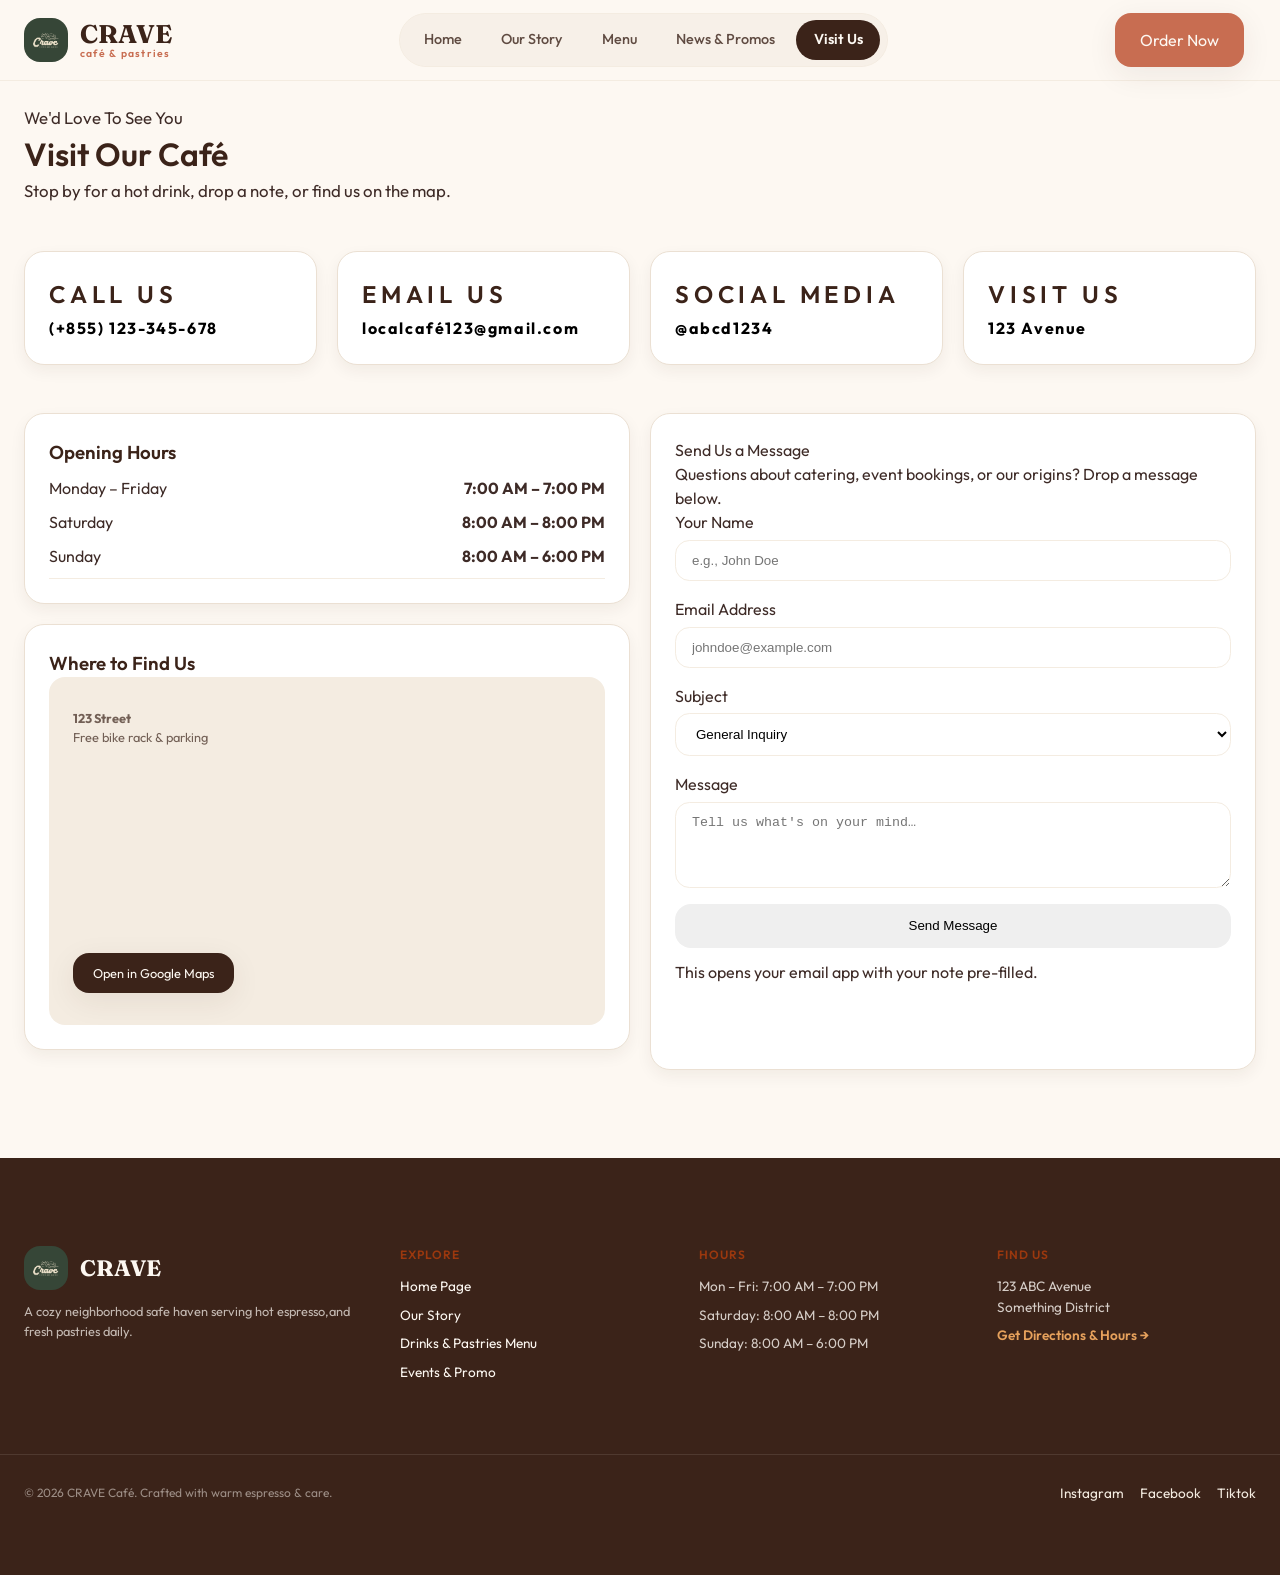
<file: contact.html>
<!DOCTYPE html>
<html lang="en">
  <head>
    <meta charset="utf-8">
    <meta name="viewport" content="width=device-width, initial-scale=1.0">
    <title>Café</title>
    <link rel="preconnect" href="https://fonts.googleapis.com">
    <link rel="preconnect" href="https://fonts.gstatic.com" crossorigin>
    <link href="https://fonts.googleapis.com/css2?family=Fraunces:ital,wght@0,600;0,700;0,900;1,600&family=Lora:ital,wght@0,400;0,500;0,600;1,400&family=Outfit:wght@300;400;500;600;700&display=swap" rel="stylesheet">
    <link rel="stylesheet" href="/css/style.css">
    <link rel="icon" type="image/x-icon" href="assets/favicon.ico">
  </head>

  <body>
      <header>
          <div class="site-header">
              <div class="wrap header-inner">
                  <a href="index.html" class="logo">
                      <span class="logo-mark">
                          <img src="assets/cafe_logo.png" alt="CRAVE Logo">
                      </span>
                      <span class="logo-text">
                          <span class="logo-name">CRAVE</span>
                          <span class="logo-subtitle">Café &amp; Pastries</span>
                      </span>
                  </a>

              <nav class="nav-desktop" aria-label="Primary">
                  <a href="index.html" >Home</a>
                  <a href="about.html">Our Story</a>
                  <a href="menu.html" >Menu</a>
                  <a href="news.html">News &amp; Promos</a>
                  <a href="contact.html" class="active">Visit Us</a>
              </nav>

              <div class="header-actions">
                  <a href="order.html" class="btn btn-filled order-btn-desktop">Order Now</a>
                  <label for="nav-toggle" class="hamburger" aria-label="Toggle menu">
                  </label>
              </div>
              </nav>
          </div>   
              
      </header>


      <main>
        <section>
          <div class="wrap contacts-section-head">
            <p class="eyebrow">We'd Love To See You</p>
            <h1>Visit Our Café</h1>
            <p>Stop by for a hot drink, drop a note, or find us on the map.</p>
          </div>
        </section>
      
        <section>
          <div class=" wrap contacts-card">
            <div class="inside-contacts-cards">
              <h3>Call Us</h3>
              <p>(+855) 123-345-678</p>
            </div>
            <div class="inside-contacts-cards">
              <h3>Email Us</h3>
              <p>localcafé123@gmail.com</p>
            </div>
            <div class="inside-contacts-cards">
              <h3>Social Media</h3>
              <p>@abcd1234</p>
            </div>
            <div class="inside-contacts-cards">
              <h3>Visit us</h3>
              <p>123 Avenue</p>
            </div>
          </div>

          <div class="wrap contacts-grid">
            <div class="contacts-first-grid">
              <div class="inside-contacts-cards">
                <h3>Opening Hours</h3>
                <div class="cards-stuff">
                  <div class="contacts-card-info">
                    <p>Monday – Friday</p>
                    <p><strong>7:00 AM – 7:00 PM</strong></p>
                    </div>
                  <div class="contacts-card-info">
                    <p>Saturday</p>
                    <p><strong>8:00 AM – 8:00 PM</strong></p>
                  </div>
                  <div class="contacts-card-info">
                    <p>Sunday</p>
                    <p><strong>8:00 AM – 6:00 PM</strong></p>
                  </div>
                </div>
              </div>
      
              <div class="inside-contacts-cards">
                <h3>Where to Find Us</h3>
                <div class="map">
                  <p style="font-weight:700;">123 Street</p>
                  <p class="promo-contact"> Free bike rack &amp; parking</p>
                  <iframe src="https://www.google.com/maps/embed?pb=!1m18!1m12!1m3!1d3908.103088901282!2d104.89836541140325!3d11.616000088540755!2m3!1f0!2f0!3f0!3m2!1i1024!2i768!4f13.1!3m3!1m2!1s0x31095177ee61fd7d%3A0xa66cfdf83a58b2ae!2sAmerican%20University%20of%20Phnom%20Penh!5e0!3m2!1sen!2skh!4v1795460244455!5m2!1sen!2skh" width="500" height="200" style="border:0;" allowfullscreen="" loading="lazy" referrerpolicy="strict-origin-when-cross-origin"></iframe>
                  <a href="https://maps.google.com/?q=482+Willowbrook+Avenue" target="_blank" rel="noopener noreferrer" class="btn btn-primary mt-2" style="padding:.6rem 1.2rem;font-size:.8rem;">Open in Google Maps</a>
                </div>
              </div>
      
            </div>
      
            <div class="inside-contacts-cards">
              <h2">Send Us a Message</h2>
              <p>Questions about catering, event bookings, or our origins? Drop a message below.</p>
      
              <form action="mailto:hello@thevelvetoat.example" method="post" enctype="text/plain">
                <div class="field">
                  <label for="c-name">Your Name</label>
                  <input id="c-name" type="text" name="name" required placeholder="e.g., John Doe">
                </div>
                <div class="field">
                  <label for="c-email">Email Address</label>
                  <input id="c-email" type="email" name="email" required placeholder="johndoe@example.com">
                </div>
                <div class="field">
                  <label for="c-subject">Subject</label>
                  <select id="c-subject" name="subject">
                    <option>General Inquiry</option>
                    <option>Private Event/Bookings</option>
                    <option>Catering Request</option>
                    <option>Feedback</option>
                  </select>
                </div>

                <div class="field">
                  <label for="c-message">Message</label>
                  <textarea id="c-message" name="message" rows="4" required placeholder="Tell us what's on your mind…"></textarea>
                </div>
                <button type="submit" class="btn btn-accent btn-block">Send Message</button>
                <p class="form-note">This opens your email app with your note pre-filled.</p>
              </form>
            </div>
      
          </div>
        </section>
      </main>

        <!--footer sections-->
        <footer class="site-footer"> 
          <div class="wrap footer-grid">
            <div class="footer-brand">
              <div class="logo">
                  <a href="index.html" class="logo">
                      <span class="logo-mark">
                          <img src="assets/cafe_logo.png" alt="CRAVE Logo">
                      </span>
                      <span class="logo-text-footer">
                          <span class="logo-name-footer">CRAVE</span>
                      </span>
                  </a>
              </div>
              <p>A cozy neighborhood safe haven serving hot espresso,and fresh pastries daily.</p>
            </div>
            <div>
              <h4>Explore</h4>
              <ul>
                <li><a href="index.html">Home Page</a></li>
                <li><a href="about.html">Our Story</a></li>
                <li><a href="menu.html">Drinks &amp; Pastries Menu</a></li>
                <li><a href="news.html">Events &amp; Promo</a></li>
              </ul>
            </div>
            <div>
              <h4>Hours</h4>
              <ul>
                <li>Mon – Fri: 7:00 AM – 7:00 PM</li>
                <li>Saturday: 8:00 AM – 8:00 PM</li>
                <li>Sunday: 8:00 AM – 6:00 PM</li>
              </ul>
            </div>
            <div>
              <h4>Find Us</h4>
              <ul>
                <li> 123 ABC Avenue<br>Something District</li>
                <li><a href="contact.html" class="footer-link-accent">Get Directions &amp; Hours →</a></li>
              </ul>
            </div>
          </div>
          <div class="wrap footer-bottom">
            <p>© 2026 CRAVE Café. Crafted with warm espresso &amp; care.</p>
            <div class="social-media">
              <a href="">Instagram</a>
              <a href="">Facebook</a>
              <a href="">Tiktok</a>
            </div>
          </div>
        </footer>
          
    </body>
</html>
</file>
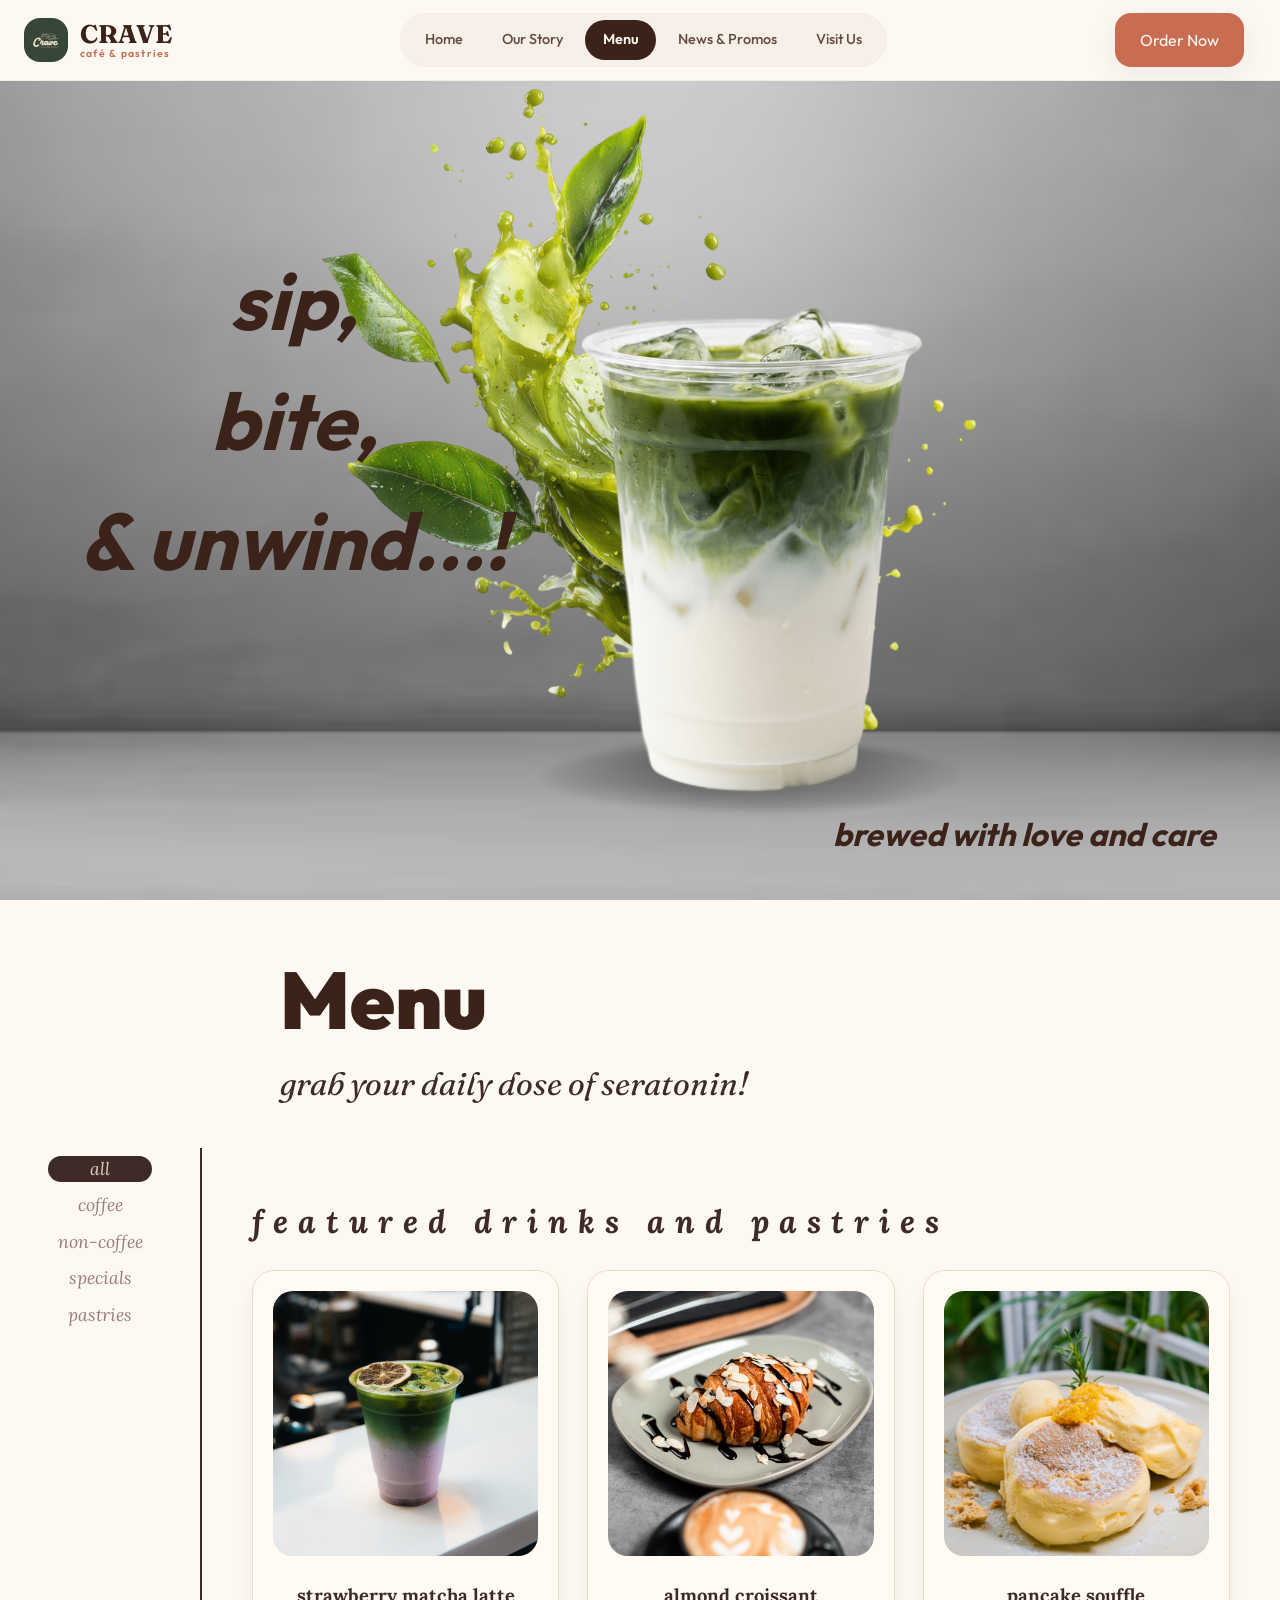
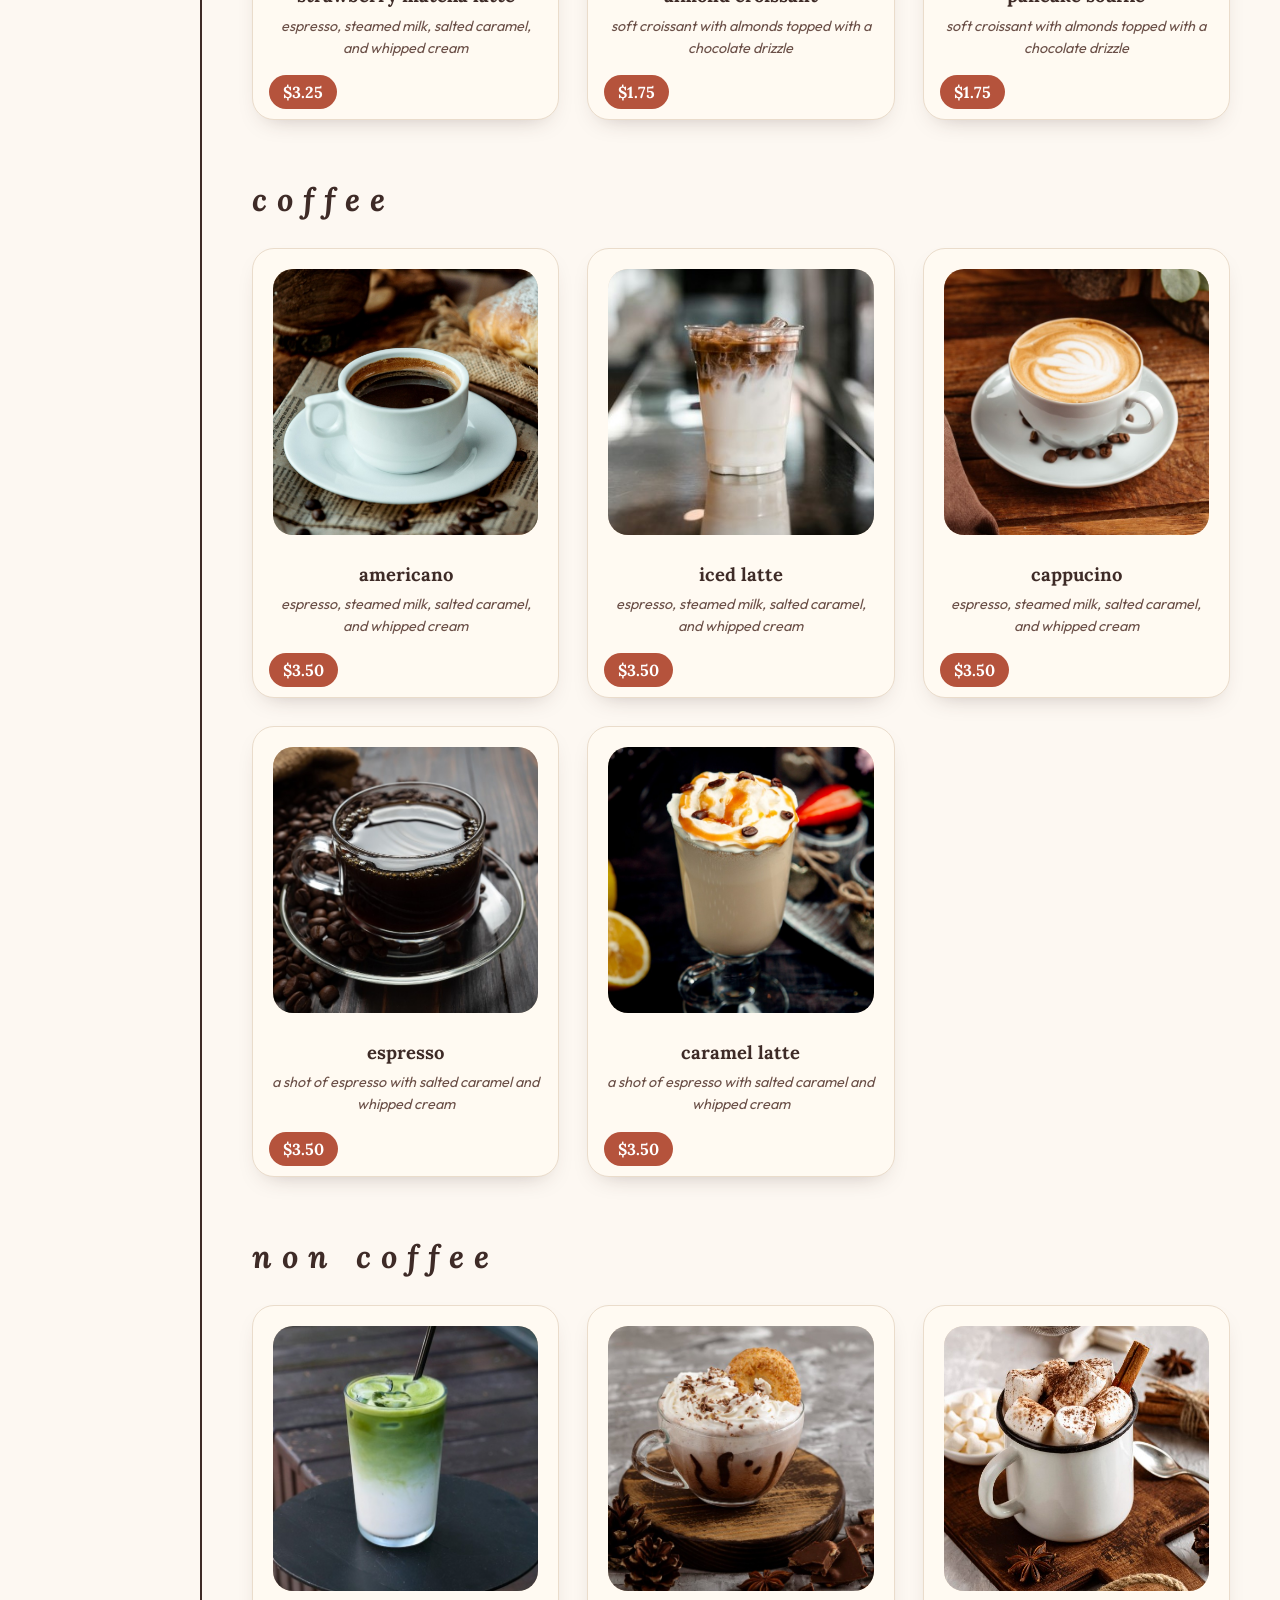
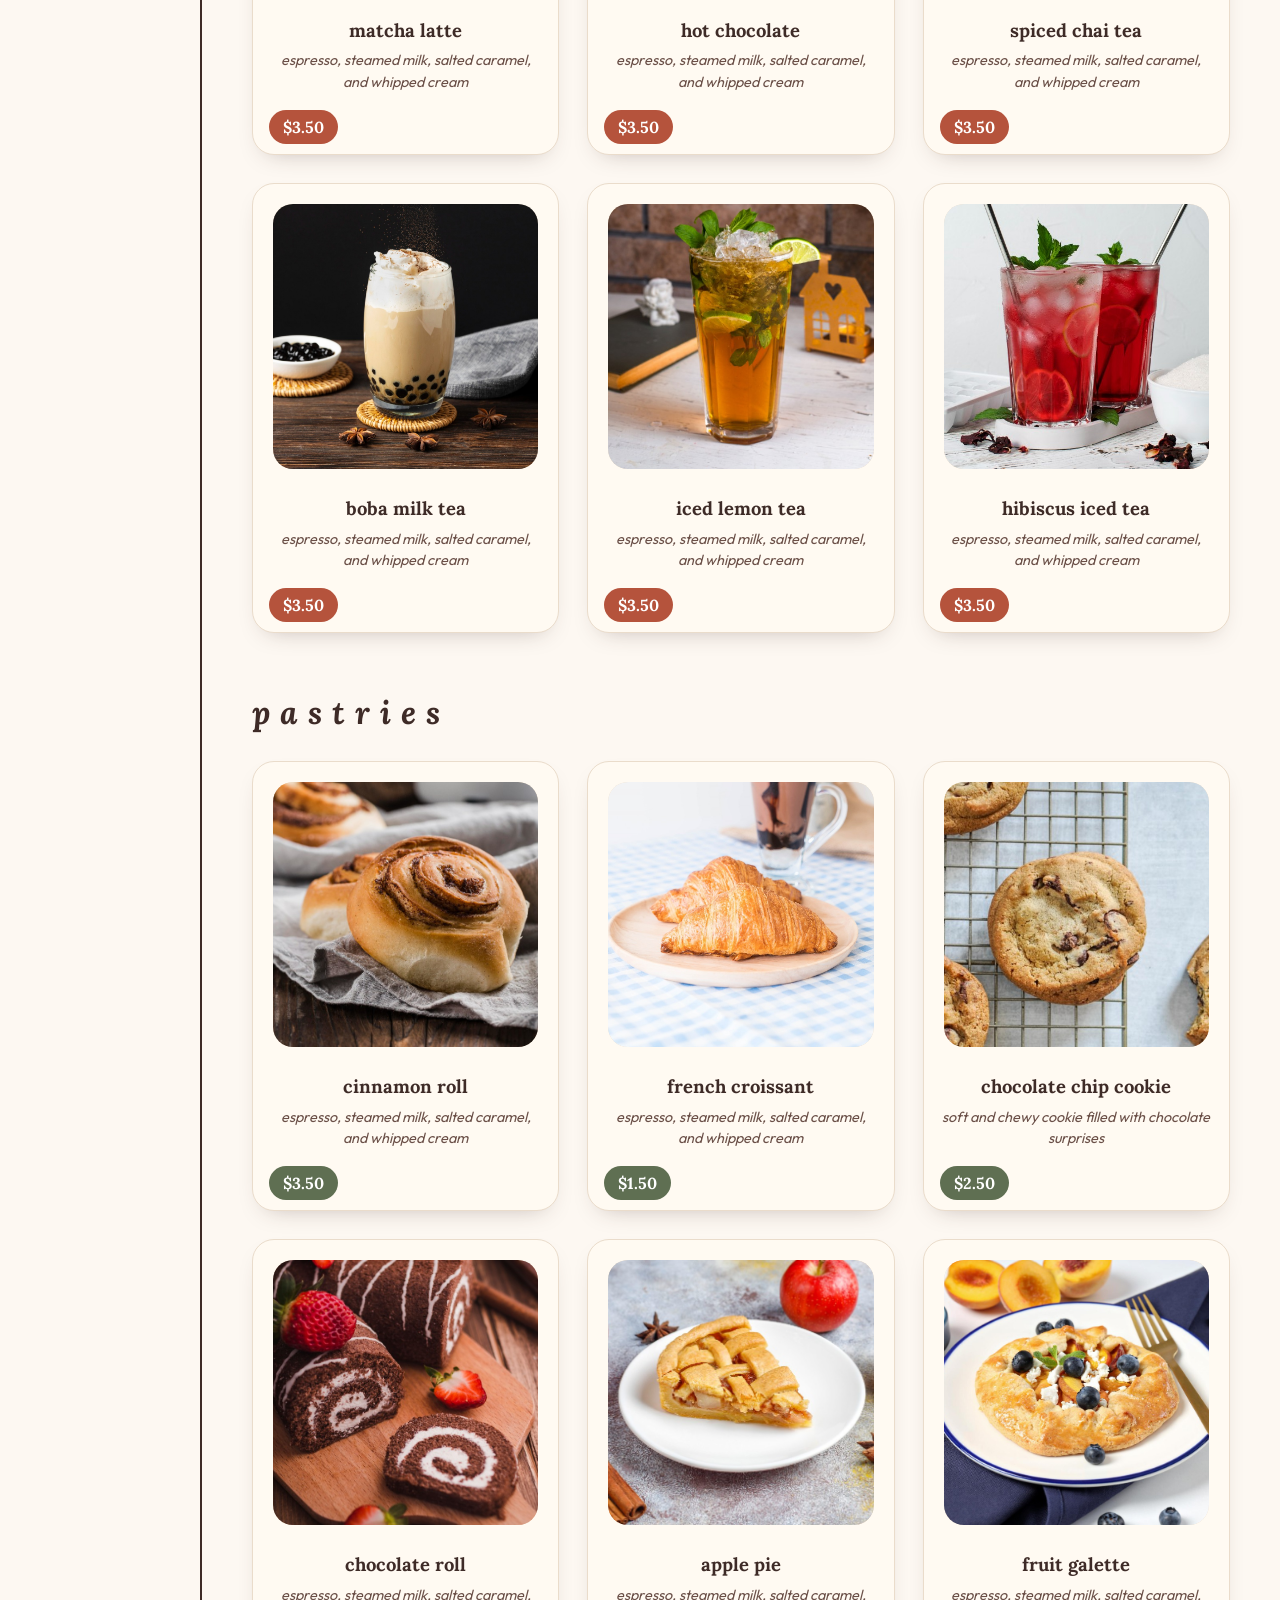
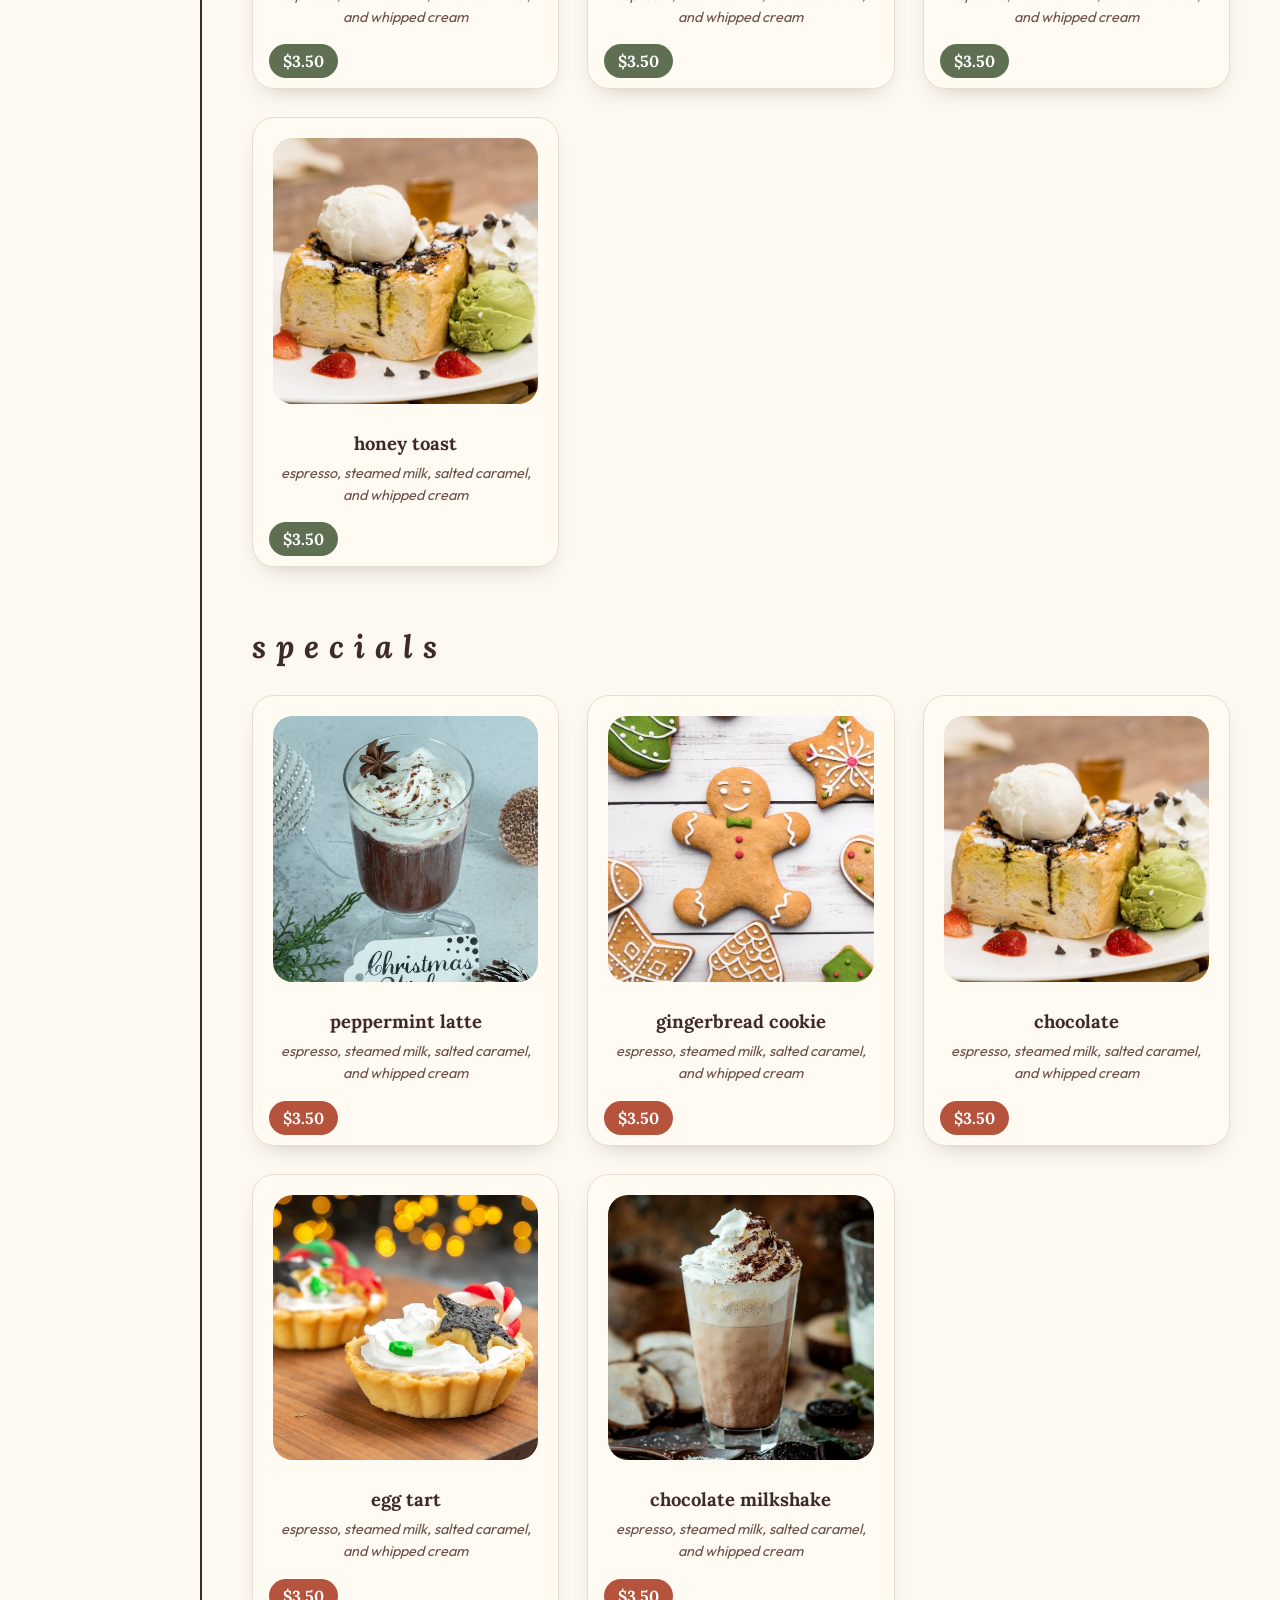
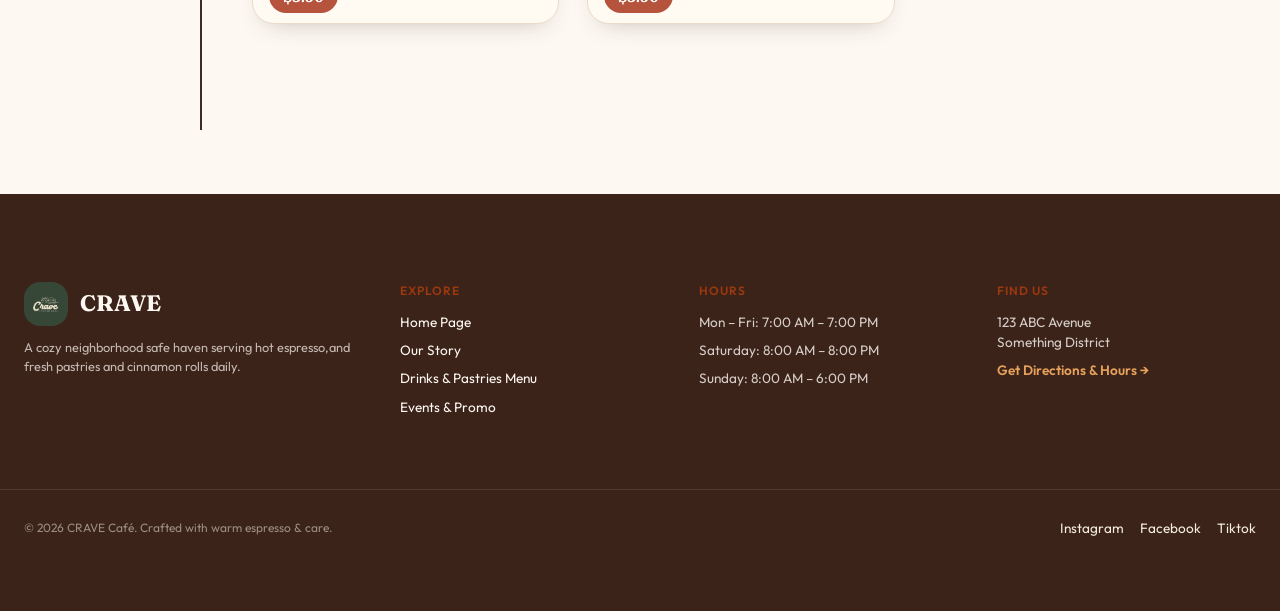
<file: menu.html>
<!DOCTYPE html>
<html lang="en">
  <head>
    <meta charset="utf-8">
    <meta name="viewport" content="width=device-width, initial-scale=1.0">
    <title>CRAVE | Café and Pastries</title>
    <link rel="preconnect" href="https://fonts.googleapis.com">
    <link rel="preconnect" href="https://fonts.gstatic.com" crossorigin>
    <link href="https://fonts.googleapis.com/css2?family=Fraunces:ital,wght@0,600;0,700;0,900;1,600&family=Lora:ital,wght@0,400;0,500;0,600;1,400&family=Outfit:wght@300;400;500;600;700&display=swap" rel="stylesheet">
    <link rel="stylesheet" href="/css/style.css">
    <link rel="icon" type="image/x-icon" href="assets/favicon.ico">
  </head>

  <body>
    <header>
      <div class="site-header">
        <div class="wrap header-inner">
          <a href="index.html" class="logo">
            <span class="logo-mark">
                <img src="assets/cafe_logo.png" alt="CRAVE Logo">
            </span>
            <span class="logo-text">
                <span class="logo-name">CRAVE</span>
                <span class="logo-subtitle">Café &amp; Pastries</span>
            </span>
          </a>

          <nav class="nav-desktop" aria-label="Primary">
              <a href="index.html">Home</a>
              <a href="about.html">Our Story</a>
              <a href="menu.html" class="active">Menu</a>
              <a href="news.html">News &amp; Promos</a>
              <a href="contact.html">Visit Us</a>
          </nav>

          <div class="header-actions">
              <a href="order.html" class="btn btn-filled order-btn-desktop">Order Now</a>
              <label for="nav-toggle" class="hamburger" aria-label="Toggle menu">
              </label>
          </div>
        </div>
      </div>   
          
    </header>

    <main>
        <div class="menu">
          <div class="menu_hero">
            <h2>sip, <br> bite, <br> &amp; unwind...!</h2>
            <div class="menu_hero_pic">
              <img src="assets/menu-banner.png" alt="matcha latte" style="display: none">
            </div>
            <h3 id="menu-h3">brewed with love and care</h3>
          </div>

          <div class="menu-second-grid">
            <div class="menu-title">
              <h2>Menu</h2>
              <p>grab your daily dose of seratonin!</p>
            </div>
          </div>

          <div class="menu-layout">
            <div>
              <nav class="menu-filters" id="filters">
                <a href="#all" class="filter active">All</a>
                <a href="#coffee" class="filter">Coffee</a>
                <a href="#non-coffee" class="filter">Non-coffee</a>
                <a href="#specials" class="filter">Specials</a>
                <a href="#pastries" class="filter">Pastries</a>
              </nav>
            </div>

              <!--menu items section (add more stuff later)-->

              <div class="menu-items">

                <!--featured stuff-->
                <section class="menu-food-section" id="best-seller">
                  <h2>featured drinks and pastries</h2>
                  <div>
                    <div class="item">
                      <div class="item-pictures">
                        <img src="assets/menu-pictures/strawberry-matcha-latte.jpg" alt="strawberry matcha latte">
                      </div> 
                      <h3 class="item-name">Strawberry matcha latte</h3>
                      <p class="item-desc">Espresso, steamed milk, salted caramel, and whipped cream</p>
                      <p class="item-price">$3.25</p>
                    </div>

                    <div class="item">
                      <div class="item-pictures">
                        <img src="assets/menu-pictures/almond-croissant.jpg" alt="almond croissant">
                      </div> 
                      <h3 class="item-name">Almond croissant</h3>
                      <p class="item-desc">soft croissant with almonds topped with a chocolate drizzle</p>
                      <p class="item-price">$1.75</p>
                    </div>

                    <div class="item">
                      <div class="item-pictures">
                        <img src="assets/menu-pictures/souffle.jpg" alt="pancake souffle">
                      </div> 
                      <h3 class="item-name">Pancake souffle</h3>
                      <p class="item-desc">soft croissant with almonds topped with a chocolate drizzle</p>
                      <p class="item-price">$1.75</p>
                    </div>

                  </div>
                </section>


                <!--coffee-->
                <section class="menu-food-section" id="coffee">
                  <h2>coffee</h2>
                  <div class="menu-stuff">
                    <article class="item">
                      <div class="item-pictures">
                        <img src="assets/menu-pictures/americano.jpg" alt="americano">
                      </div> 
                      <h3 class="item-name">Americano</h3>
                      <p class="item-desc">Espresso, steamed milk, salted caramel, and whipped cream</p>
                      <p class="item-price">$3.50</p>
                    </article>
  
                    <article class="item">
                      <div class="item-pictures">
                        <img src="assets/menu-pictures/iced-latte.jpg" alt="caramel latte">
                      </div> 
                      <h3 class="item-name">Iced Latte</h3>
                      <p class="item-desc">Espresso, steamed milk, salted caramel, and whipped cream</p>
                      <p class="item-price">$3.50</p>
                    </article>
  
                    <article class="item">
                      <div class="item-pictures">
                        <img src="assets/menu-pictures/cappucino.jpg" alt="cappucino">
                      </div> 
                      <h3 class="item-name">Cappucino</h3>
                      <p class="item-desc">Espresso, steamed milk, salted caramel, and whipped cream</p>
                      <p class="item-price">$3.50</p>
                    </article>
  
                    <article class="item">
                      <div class="item-pictures">
                        <img src="assets/menu-pictures/espresso.jpg" alt="caramel latte">
                      </div> 
                      <h3 class="item-name">Espresso</h3>
                      <p class="item-desc">a shot of espresso with salted caramel and whipped cream</p>
                      <p class="item-price">$3.50</p>
                    </article>
  
                    <article class="item">
                      <div class="item-pictures">
                        <img src="assets/menu-pictures/caramel-latte.jpg" alt="caramel latte">
                      </div> 
                      <h3 class="item-name">Caramel Latte</h3>
                      <p class="item-desc">a shot of espresso with salted caramel and whipped cream</p>
                      <p class="item-price">$3.50</p>
                    </article>
  
                  </div>
                </section>

                <!--non coffee/ tea-->
                <section class="menu-food-section" id="non-coffee">
                  <h2>Non coffee</h2>
                  <div class="menu-stuff">
                    <article class="item">
                      <div class="item-pictures">
                        <img src="assets/menu-pictures/matcha-latte.jpg" alt="matcha latte">
                      </div> 
                      <h3 class="item-name">Matcha Latte</h3>
                      <p class="item-desc">Espresso, steamed milk, salted caramel, and whipped cream</p>
                      <p class="item-price">$3.50</p>
                    </article>
  
                    <article class="item">
                      <div class="item-pictures">
                        <img src="assets/menu-pictures/hot-chocolate.jpg" alt="hot chocolate">
                      </div> 
                      <h3 class="item-name">Hot Chocolate</h3>
                      <p class="item-desc">Espresso, steamed milk, salted caramel, and whipped cream</p>
                      <p class="item-price">$3.50</p>
                    </article>
  
                    <article class="item">
                      <div class="item-pictures">
                        <img src="assets/menu-pictures/spiced-chai-tea.jpg" alt="chai tea">
                      </div> 
                      <h3 class="item-name">Spiced Chai Tea</h3>
                      <p class="item-desc">Espresso, steamed milk, salted caramel, and whipped cream</p>
                      <p class="item-price">$3.50</p>
                    </article>

                    <article class="item">
                      <div class="item-pictures">
                        <img src="assets/menu-pictures/boba-milk-tea.jpg" alt="chai tea">
                      </div> 
                      <h3 class="item-name">Boba Milk Tea</h3>
                      <p class="item-desc">Espresso, steamed milk, salted caramel, and whipped cream</p>
                      <p class="item-price">$3.50</p>
                    </article>

                    <article class="item">
                      <div class="item-pictures">
                        <img src="assets/menu-pictures/iced-lemon-tea.jpg" alt="chai tea">
                      </div> 
                      <h3 class="item-name">Iced Lemon Tea</h3>
                      <p class="item-desc">Espresso, steamed milk, salted caramel, and whipped cream</p>
                      <p class="item-price">$3.50</p>
                    </article>

                    <article class="item">
                      <div class="item-pictures">
                        <img src="assets/menu-pictures/hibicus-red-tea.jpg" alt="chai tea">
                      </div> 
                      <h3 class="item-name">Hibiscus Iced Tea</h3>
                      <p class="item-desc">Espresso, steamed milk, salted caramel, and whipped cream</p>
                      <p class="item-price">$3.50</p>
                    </article>

                  </div>

                </section>

                <!--pastries-->
                <section class="menu-food-section" id="pastries">
                  <h2>Pastries</h2>
                  <div class="menu-stuff">
                    <div class="item">
                      <div class="item-pictures">
                        <img src="assets/menu-pictures/cinnamonroll.jpg" alt="caramel latte">
                      </div>
                      <h3 class="item-name">Cinnamon Roll</h3>
                      <p class="item-desc">Espresso, steamed milk, salted caramel, and whipped cream</p>
                      <p class="item-price">$3.50</p>
                    </div>
  
                    <div  class="item" data-cat="pastries">
                      <div class="item-pictures">
                        <img src="assets/menu-pictures/croissant.jpg" alt="croissant">
                      </div>
                      <h3 class="item-name">French Croissant</h3>
                      <p class="item-desc">Espresso, steamed milk, salted caramel, and whipped cream</p>
                      <p class="item-price">$1.50</p>
                    </div>
                    
                    <div class="item">
                      <div class="item-pictures">
                        <img src="assets/menu-pictures/choco-cookies.jpg" alt="chocolate chip cookie">
                      </div>
                      <h3 class="item-name">Chocolate Chip Cookie</h3>
                      <p class="item-desc">soft and chewy cookie filled with chocolate surprises</p>
                      <p class="item-price">$2.50</p>
                    </div>
  
                    <div class="item">
                      <div class="item-pictures">
                        <img src="assets/menu-pictures/choco-roll.jpg" alt="caramel latte">
                      </div>
                      <h3 class="item-name">Chocolate Roll</h3>
                      <p class="item-desc">Espresso, steamed milk, salted caramel, and whipped cream</p>
                      <p class="item-price">$3.50</p>
                    </div>
  
                    <div class="item">
                      <div class="item-pictures">
                        <img src="assets/menu-pictures/apple-pie.jpg" alt="caramel latte">
                      </div>
                      <h3 class="item-name">Apple Pie</h3>
                      <p class="item-desc">Espresso, steamed milk, salted caramel, and whipped cream</p>
                      <p class="item-price">$3.50</p>
                    </div>

                    <div class="item">
                      <div class="item-pictures">
                        <img src="assets/menu-pictures/fruit-galette.jpg" alt="caramel latte">
                      </div>
                      <h3 class="item-name">Fruit Galette</h3>
                      <p class="item-desc">Espresso, steamed milk, salted caramel, and whipped cream</p>
                      <p class="item-price">$3.50</p>
                    </div>

                    <div class="item">
                      <div class="item-pictures">
                        <img src="assets/menu-pictures/honey-toast.jpg" alt="caramel latte">
                      </div>
                      <h3 class="item-name">Honey toast</h3>
                      <p class="item-desc">Espresso, steamed milk, salted caramel, and whipped cream</p>
                      <p class="item-price">$3.50</p>
                    </div>

                  </div>
                </section>

                <!--special/ themed products-->
                <section class="menu-food-section" id="specials">
                  <h2>Specials</h2>
                  <div class="menu-stuff">
                    <div class="item">
                      <div class="item-pictures">
                        <img src="assets/menu-pictures/peppermint-latte.jpg" alt="caramel latte">
                      </div>
                      <h3 class="item-name">Peppermint latte</h3>
                      <p class="item-desc">Espresso, steamed milk, salted caramel, and whipped cream</p>
                      <p class="item-price">$3.50</p>
                    </div>

                    <div class="item">
                      <div class="item-pictures">
                        <img src="assets/menu-pictures/gingerbread-cookies.jpg" alt="caramel latte">
                      </div>
                      <h3 class="item-name">Gingerbread cookie</h3>
                      <p class="item-desc">Espresso, steamed milk, salted caramel, and whipped cream</p>
                      <p class="item-price">$3.50</p>
                    </div>

                    <div class="item">
                      <div class="item-pictures">
                        <img src="assets/menu-pictures/honey-toast.jpg" alt="caramel latte">
                      </div>
                      <h3 class="item-name">Chocolate</h3>
                      <p class="item-desc">Espresso, steamed milk, salted caramel, and whipped cream</p>
                      <p class="item-price">$3.50</p>
                    </div>

                    <div class="item">
                      <div class="item-pictures">
                        <img src="assets/menu-pictures/christmas-tarts.jpg" alt="caramel latte">
                      </div>
                      <h3 class="item-name">Egg tart</h3>
                      <p class="item-desc">Espresso, steamed milk, salted caramel, and whipped cream</p>
                      <p class="item-price">$3.50</p>
                    </div>

                    <div class="item">
                      <div class="item-pictures">
                        <img src="assets/menu-pictures/choco-milkshake.jpg" alt="caramel latte">
                      </div>
                      <h3 class="item-name">Chocolate milkshake</h3>
                      <p class="item-desc">Espresso, steamed milk, salted caramel, and whipped cream</p>
                      <p class="item-price">$3.50</p>
                    </div>
                  </div>

                </section>
              </div>

            </div>
          </div>

        </div>
      </section>
    </main>

        <!--footer sections-->
        <footer class="site-footer"> 
          <div class="wrap footer-grid">
            <div class="footer-brand">
              <div class="logo">
                  <a href="index.html" class="logo">
                      <span class="logo-mark">
                          <img src="assets/cafe_logo.png" alt="CRAVE Logo">
                      </span>
                      <span class="logo-text-footer">
                          <span class="logo-name-footer">CRAVE</span>
                      </span>
                  </a>
              </div>
              <p>A cozy neighborhood safe haven serving hot espresso,and fresh pastries and cinnamon rolls daily.</p>
            </div>
            <div>
              <h4>Explore</h4>
              <ul>
                <li><a href="index.html">Home Page</a></li>
                <li><a href="about.html">Our Story</a></li>
                <li><a href="menu.html">Drinks &amp; Pastries Menu</a></li>
                <li><a href="news.html">Events &amp; Promo</a></li>
              </ul>
            </div>
            <div>
              <h4>Hours</h4>
              <ul>
                <li>Mon – Fri: 7:00 AM – 7:00 PM</li>
                <li>Saturday: 8:00 AM – 8:00 PM</li>
                <li>Sunday: 8:00 AM – 6:00 PM</li>
              </ul>
            </div>
            <div>
              <h4>Find Us</h4>
              <ul>
                <li> 123 ABC Avenue<br>Something District</li>
                <li><a href="contact.html" class="footer-link-accent">Get Directions &amp; Hours →</a></li>
              </ul>
            </div>
          </div>
          <div class="wrap footer-bottom">
            <p>© 2026 CRAVE Café. Crafted with warm espresso &amp; care.</p>
            <div class="social-media">
              <a href="">Instagram</a>
              <a href="">Facebook</a>
              <a href="">Tiktok</a>
            </div>
          </div>
        </footer>
          
    </body>
</html>
</file>
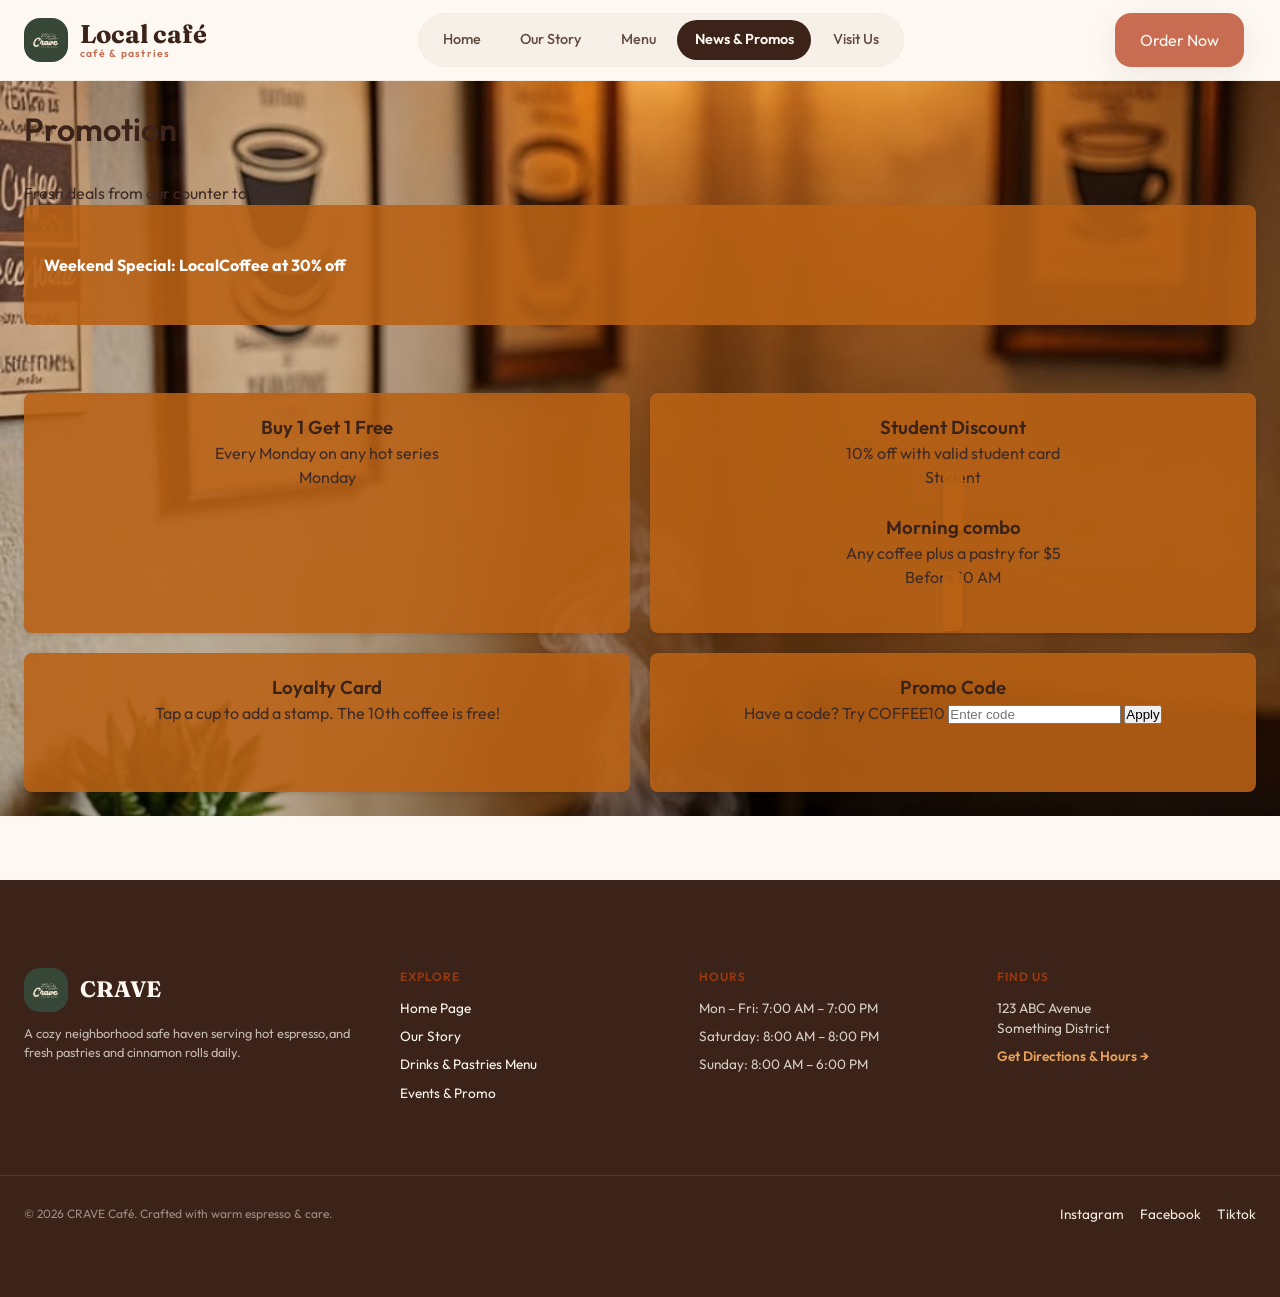
<file: news.html>
<!DOCTYPE html>
<html lang="en">
  <head>
    <meta charset="utf-8">
    <meta name="viewport" content="width=device-width, initial-scale=1.0">
    <title>Café</title>
    <link rel="preconnect" href="https://fonts.googleapis.com">
    <link rel="preconnect" href="https://fonts.gstatic.com" crossorigin>
    <link href="https://fonts.googleapis.com/css2?family=Fraunces:ital,wght@0,600;0,700;0,900;1,600&family=Lora:ital,wght@0,400;0,500;0,600;1,400&family=Outfit:wght@300;400;500;600;700&display=swap" rel="stylesheet">
    <link rel="stylesheet" href="/css/style.css">
    <link rel="icon" type="image/x-icon" href="assets/favicon.ico">
  </head>

  <body>
      <header>
          <div class="site-header">
              <div class="wrap header-inner">
                  <a href="index.html" class="logo">
                      <span class="logo-mark">
                          <img src="assets/cafe_logo.png" alt="CRAVE Logo">
                      </span>
                      <span class="logo-text">
                          <span class="logo-name">Local café</span>
                          <span class="logo-subtitle">Café &amp; Pastries</span>
                      </span>
                  </a>

              <nav class="nav-desktop" aria-label="Primary">
                  <a href="index.html" >Home</a>
                  <a href="about.html">Our Story</a>
                  <a href="menu.html" >Menu</a>
                  <a href="news.html" class="active">News &amp; Promos</a>
                  <a href="contact.html">Visit Us</a>
              </nav>

              <div class="header-actions">
                  <a href="order.html" class="btn btn-filled order-btn-desktop">Order Now</a>
                  <label for="nav-toggle" class="hamburger" aria-label="Toggle menu">
                  </label>
              </div>
              </nav>
          </div>   
              
      </header>


        <main>
          <section  class="news-background" id="promotion">
            <div class="wrap news-content">
              <h2>Promotion</h2>
              <p>Fresh deals from our counter to your cup</p>
              <div class="banner">
                  <div><strong>Weekend Special: LocalCoffee at 30% off</strong></div>
              </div>
            </div>

            <div class="wrap">
              <div class="grid">
                <article class="deal">
                    <div>
                        <h3>Buy 1 Get 1 Free</h3>
                        <p>Every Monday on any hot series</p>
                        <span class="tag">Monday</span>
                    </div>
                </article>
                <article class="deal">
                    <div>
                        <h3>Student Discount</h3>
                        <p>10% off with valid student card</p>
                        <span class="tag">Student</span>
                    </div>
                </artical>
                <artical class="deal">
                    <div>
                        <h3>Morning combo</h3>
                        <p>Any coffee plus a pastry for $5</p>
                        <span class="tag">Before 10 AM</span>
                    </div>
                  </article>
              </div>

              <div class="row">
                  <div class="box">
                      <h3>Loyalty Card</h3>
                      <p class="sub" style="margin-bottom:0">Tap a cup to add a stamp. The 10th coffee is free!</p>
                      <div class="stamps" id="stamps"></div>
                      <div class="msg" id="stampMsg"></div>
                  </div>
                  <div class="box">
                      <h3>Promo Code</h3>
                      <label for="code">Have a code? Try COFFEE10</label>
                      <input id="code" placeholder="Enter code">
                      <button class="cta" id="applyCode" type="button">Apply</button>
                      <div class="msg" id="codeMsg"></div>
                  </div>
            </div>
            </div>
        </section>
        </main>

        <!--footer sections-->
        <footer class="site-footer"> 
          <div class="wrap footer-grid">
            <div class="footer-brand">
              <div class="logo">
                  <a href="index.html" class="logo">
                      <span class="logo-mark">
                          <img src="assets/cafe_logo.png" alt="CRAVE Logo">
                      </span>
                      <span class="logo-text-footer">
                          <span class="logo-name-footer">CRAVE</span>
                      </span>
                  </a>
              </div>
              <p>A cozy neighborhood safe haven serving hot espresso,and fresh pastries and cinnamon rolls daily.</p>
            </div>
            <div>
              <h4>Explore</h4>
              <ul>
                <li><a href="index.html">Home Page</a></li>
                <li><a href="about.html">Our Story</a></li>
                <li><a href="menu.html">Drinks &amp; Pastries Menu</a></li>
                <li><a href="news.html">Events &amp; Promo</a></li>
              </ul>
            </div>
            <div>
              <h4>Hours</h4>
              <ul>
                <li>Mon – Fri: 7:00 AM – 7:00 PM</li>
                <li>Saturday: 8:00 AM – 8:00 PM</li>
                <li>Sunday: 8:00 AM – 6:00 PM</li>
              </ul>
            </div>
            <div>
              <h4>Find Us</h4>
              <ul>
                <li> 123 ABC Avenue<br>Something District</li>
                <li><a href="contact.html" class="footer-link-accent">Get Directions &amp; Hours →</a></li>
              </ul>
            </div>
          </div>
          <div class="wrap footer-bottom">
            <p>© 2026 CRAVE Café. Crafted with warm espresso &amp; care.</p>
            <div class="social-media">
              <a href="">Instagram</a>
              <a href="">Facebook</a>
              <a href="">Tiktok</a>
            </div>
          </div>
        </footer>
          
    </body>
</html>
</file>
<file: css/style.css>
@import url("/css/typography.css");
@import url("/css/menu-style.css");
@import url("/css/about-style.css");
@import url("/css/news-style.css");
@import url("/css/contact-style.css");
@import url("/css/order-style.css");
@import url("/css/nutrition-nojs.css");

* {
    box-sizing: border-box;
    margin: 0;
    padding: 0;
}

body {
    margin: 0;
    background-color: #FDF8F2;
    background-size: 24px 24px;
}

ul li {
    margin: 0;
    padding: 0;
    list-style-type: none;
    text-decoration: none;
}

.wrap {
    max-width: 1280px;
    margin: auto;
    padding: 1.5rem;
}

/* header section */
.site-header {
    position: sticky;
    top: 0;
    z-index: 100;
    background: rgba(253,248,242,.92);
    backdrop-filter: blur(10px);
    border-bottom: 1px solid #F4ECE1;
}

.header-inner {
  position: sticky;
  top: 0;
  z-index: 100;
    height: 5rem;
    display: flex;
    align-items: center;
    justify-content: space-between;
    gap: 1rem;
}
  
/*logo*/
.logo {
    display: flex;
    align-items: center;
    gap: .75rem;
}
  
.logo-mark {
    width: 2.75rem;
    height: 2.75rem;
    flex: none;
    border-radius: 1rem;
    background: #3B2319;
    display: flex;
    align-items: center;
    justify-content: center;
    overflow: hidden;
}
  
.logo-mark img {
    width: 100%;
    height: 100%;
    object-fit: cover; 
    display: block;
}

.logo-name {
    display: block;
}
  
.logo-subtitle {
    display: block;
}

/*nav*/
.nav-desktop {
    display: flex;
    gap: .25rem;
    background: rgba(244,236,225,.6);
    padding: .4rem;
    border-radius: 999px;
    border: 1px solid #F4ECE1;
    list-style-type: none;
}
  
.nav-desktop a {
    padding: .55rem 1.1rem;
    border-radius: 999px;
    text-decoration: none;
}
  
  .nav-desktop a:hover {
    background: #FDF8F2;
    text-decoration: none;
}
  
  .nav-desktop a.active {
    background: #3B2319;
    text-decoration: none;
}

.header-actions {
    display: flex;
    align-items: center;
    gap: .75rem;
  }
  

/* buttons */
.btn {
    display: inline-flex;
    align-items: center;
    justify-content: center;
    gap: .5rem;
    padding: .85rem 1.5rem;
    border-radius: 1rem;
    border: 1px solid transparent;
    cursor: pointer;
    transition: transform .15s ease, background .15s ease;
}
  
.btn:active {
    transform: scale(.97);
}
  
.btn-primary {
    background: #3B2319;
    box-shadow: 0 8px 30px rgba(59,35,25,.08);
}
  
.btn-primary:hover {
    background: #5A3A2C;
  }
  
.btn-filled {
    background: #C86D51;
    box-shadow: 0 8px 30px rgba(59,35,25,.08);
  }
  
.btn-accent:hover {
    background: #A85238;
  }
  
.btn-transparent {
    background: transparent;
    border-color: rgba(253,248,242,.35);
  }
  
.btn-transparent:hover {
    border-color: #FDF8F2;
  }
  
.btn-outline {
    background: #fff;
    border-color: #F4ECE1;
  }
  
.btn-outline:hover {
    border-color: #C86D51;
  }
  
.btn-block {
    width: 100%;
  }

/*hero section*/
.hero {
    min-height: calc(100vh - 5rem - 1px);
    min-height: calc(100svh - 5rem - 1px);
    padding: 4rem 1.5rem;
    display: flex;
    align-items: center;
    justify-content: center;
    background-image: linear-gradient(rgba(59,35,25,.55), rgba(59,35,25,.72)), url('https://images.unsplash.com/photo-1501339847302-ac426a4a7cbb?auto=format&fit=crop&w=2000&q=75');
    background-size: cover;
    background-position: center;
    background-repeat: no-repeat;
    background-color: #3B2319;
}

.hero-content {
    width: 100%;
    max-width: 56rem;
    display: flex;
    flex-direction: column;
    align-items: center;
    justify-content: center;
  }
  
  .hero-title {
    margin-top: 1.25rem;
  }
  
  .hero-lede {
    max-width: 40ch;
    margin-top: 1.5rem;
  }
  
  .hero-actions {
    display: flex;
    flex-wrap: wrap;
    justify-content: center;
    gap: 1rem;
    margin-top: 2.25rem;
  }
  
/*menu tiles*/
.menu-tiles {
    padding: 5rem 0;
    height: auto;
}
  
.polaroid {
    background: #fff;
    padding: .75rem;
    border-radius: 1rem;
    box-shadow: 0 10px 25px -5px rgba(59,35,25,.18);
}
  
.polaroid img {
    height: 14rem;
    width: 100%;
    object-fit: cover;
    border-radius: .5rem;
}
  
.polaroid figcaption {
    margin-top: .6rem;
  }
  
.polaroid.tilt-1 {
    transform: rotate(-2deg);
  }
  
.polaroid.tilt-2 {
    transform: rotate(2deg);
  }
  
.polaroid.tilt-3 {
    transform: rotate(-1deg);
  }
  
.polaroid.tilt-4 {
    transform: rotate(1deg);
  }
  
.polaroid:hover {
    transform: rotate(0deg);
    transition: transform .25s ease;
  }


.menu-tiles {
    padding: 5rem 0;
}
  
/* ==========================================
     1. DESKTOP-FIRST LAYOUT (Default)
     ================================---------- */
     .menu-board,
     .wall-board {
       display: grid;
       grid-template-columns: 1fr minmax(0, 22rem) 1fr;
       gap: 2rem;
       align-items: center;
     }
     
     .wall-center,
     .tile-center {
       order: 0;
       display: flex;
       flex-direction: column;
       align-items: center;
       gap: 2rem;
       text-align: center;
     }
     
     .wall-side {
       display: flex;
       flex-direction: column;
       gap: 2.75rem;
     }
     
     .wall-pol {
       position: relative;
       margin: 0;
       padding: .9rem .9rem 1.1rem;
       background-color: #FFFFFF;
       border-radius: 1rem;
       box-shadow: 0 10px 25px -5px rgba(59,35,25,.22);
       width: 15.5rem;
     }
     
     .wall-pol img {
       width: 100%;
       height: 11rem;
       object-fit: cover;
       border-radius: .5rem;
     }
     
     .wall-pol figcaption {
       display: flex;
       flex-direction: column;
       align-items: center;
       gap: .15rem;
       margin-top: .85rem;
     }
     
     /* The little "tape" labels */
     .wall-tape {
       position: absolute;
       top: -.75rem;
       left: 50%;
       width: 7rem;
       margin-left: -3.5rem;
       padding: .25rem 0;
       transform: rotate(-4deg);
     }
     
     .tape-signature {
       background-color: #A85238;
     }
     
     .tape-baked {
       background-color: #5D6A50;
     }
     
     /* Polaroid tilts */
     .wall-pol-1 { transform: rotate(-3deg); }
     .wall-pol-2 { transform: rotate(2.5deg); }
     .wall-pol-3 { transform: rotate(3deg); }
     .wall-pol-4 { transform: rotate(-2.5deg); }
     
     .wall-left .wall-pol-1 { align-self: flex-start; }
     .wall-left .wall-pol-2 { align-self: flex-end; }
     .wall-right .wall-pol-3 { align-self: flex-end; }
     .wall-right .wall-pol-4 { align-self: flex-start; }
     
     .wall-pol:hover {
       transform: rotate(0deg);
       transition: transform .25s ease;
     }
     
     /* TABLETS (600px to 999px) - 2-Column Grid */
  @media (max-width: 999px) {
    .menu-board,
    .wall-board {
      display: flex;
      flex-direction: column;
      align-items: center;
      gap: 2rem;
    }
    
    /* Center headline goes to the top */
    .wall-center,
    .tile-center {
      order: -1;
    }
    
    /* Tablet grid: 2 polaroids side by side */
    .wall-side {
      display: grid;
      grid-template-columns: repeat(2, 1fr);
      gap: 1.5rem;
      width: 100%;
      max-width: 36rem;
    }
    
    .wall-pol {
      width: 100%;
      max-width: none;
      align-self: auto !important;
    }
  }
  
  /* PHONES (< 600px) - 1 Polaroid per row */
  @media (max-width: 599px) {
    .wall-side {
      display: flex;
      flex-direction: column;
      align-items: center;
      gap: 1.5rem;
      max-width: 18rem;
    }
    
    .wall-pol {
      width: 100%;
    }
  }

/*upcoming events*/
.events {
    min-height: 100vh;
    background-color: #3B2319;
    padding: 3rem 5rem;
    box-sizing: border-box;
  }
  
  .event-items {
    display: flex;
    flex-direction: column;
    gap: 2rem; /* Space between each separate event box */
    width: 100%;
  }
  
.event-cards {
    display: grid;
    grid-template-columns: minmax(0, 1fr) minmax(0, 1fr);
    grid-template-rows: minmax(0, 1fr);
    align-items: stretch;
    gap: 2rem;
    min-height: 20rem;
    background-color: #4A2D21; 
    border-radius: 1rem;
    overflow: hidden;
}

.event-cards:nth-child(even) .event-photo {
    order: -1;
}
  
.event-text {
    display: flex;
    flex-direction: column;
    justify-content: center;
    padding: 3rem;
    max-width: 36rem;
    min-width: 0;
}
  
.event-photo {
    position: relative;
    width: 100%;
    height: 100%;
    min-height: 0;
    overflow: hidden;
}
  
.event-photo img {
    position: absolute;
    width: 100%;
    height: 100%;
    object-fit: cover;
    display: block;
}

.event-text h2 {
    margin-top: 1rem;
}
  
.event-text p {
    margin-top: 0.5rem;
}
  
.event-actions {
    display: flex;
    flex-wrap: wrap;
    gap: 1rem;
    margin-top: auto;
}


.highlights {
    display: inline-block;
    background: #C86D51;
    padding: 10px;
    border-radius: 999px;
}

/* cafe interior section */

.intro-to-nooks {
    position: relative;
    min-height: 100vh;
    background-color: #F4ECE1;
    color: #F4ECE1;
    display: flex;
    flex-direction: column;
    justify-content: center;
    align-items: center;
    text-align: center;
    padding: 2rem;
}

.interior {
    position: relative;
    min-height: 100vh;
    display: flex;
    align-items: flex-end;
    overflow: hidden;
    background: linear-gradient(145deg, #F4ECE1, #C86D51);
    color: #F4ECE1;
}

.interior::after {
    content:"";
    position:absolute;
    inset:0;
    background:linear-gradient(to top,rgba(20,10,5,.82) 0%,rgba(20,10,5,.35) 45%,rgba(20,10,5,0) 75%)}

.image-interior {
    position: absolute;
    inset: 0;
    z-index: 0;
}

.image-interior img {
    width: 100%;
    height: 100%;
    object-fit: cover;
    display: block;
}

.interior-text {
    position: relative;
    z-index: 2;
    width: 100%;
    margin: 0 auto;
    padding: 0 2rem 5rem;
}

/* footer section */
.site-footer {
    background: #3B2319;
    color: #FDF8F2;
    padding:4rem 0 3rem;
    margin-top:4rem;
}
.footer-grid{
    display:grid;
    gap:2.5rem;
    grid-template-columns:1fr;}
    @media (min-width:900px){ 
        .footer-grid{
            grid-template-columns:1.3fr 1fr 1fr 1fr;
        } }

.footer-grid h4 {
    font-family: 'Outfit', sans-serif;
    font-size:.75rem;
    text-transform:uppercase;
    letter-spacing:.08em;
    color: #9b380e;
    margin-bottom:.75rem;

}

.footer-grid ul li {
    margin-bottom:.5rem;
    font-size:.85rem;
    color:rgba(253,248,242,.8);
}

.footer-grid a:hover {
    color: #9b380e;
}

.footer-brand p {
    font-size:.8rem;
    color:rgba(253,248,242,.7);
    margin-top:.75rem;
}

.footer-bottom { 
    border-top:1px solid rgba(253,248,242,.1);
    margin-top:2.5rem;
    padding-top:1.75rem;
    display:flex;
    flex-direction:column;
    gap:1rem;
    align-items:center;
    text-align:center;
    font-size:.75rem;
    color:rgba(253,248,242,.5);}
    @media (min-width:640px) { 
        .footer-bottom{
            flex-direction:row;
            justify-content:space-between;} 
}

.social-media {
    display: flex;
    gap: 1rem;
}

.social-media a {
    color: #F4ECE1;
    font-size: 0.85rem;
}
</file>
